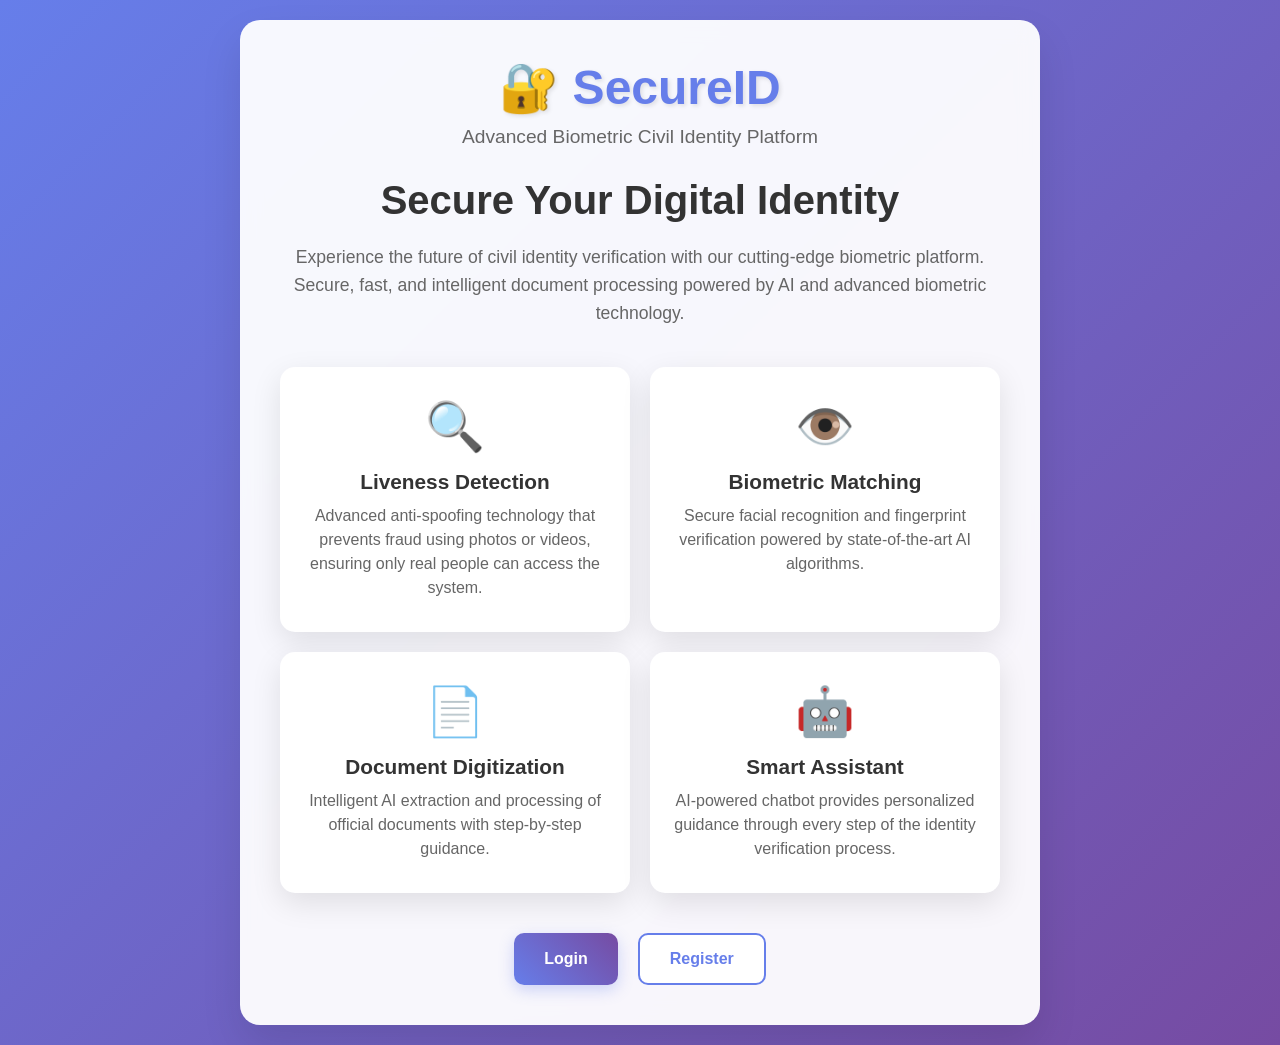
<file: templates/index.html>
<!DOCTYPE html>
<html lang="en">
<head>
    <meta charset="UTF-8">
    <meta name="viewport" content="width=device-width, initial-scale=1.0">
    <title>SecureID - Biometric Authentication</title>
    <style>
        * {
            margin: 0;
            padding: 0;
            box-sizing: border-box;
        }

        body {
            font-family: 'Segoe UI', Tahoma, Geneva, Verdana, sans-serif;
            background: linear-gradient(135deg, #667eea 0%, #764ba2 100%);
            min-height: 100vh;
            display: flex;
            align-items: center;
            justify-content: center;
            padding: 20px;
        }

        .container {
            background: rgba(255, 255, 255, 0.95);
            border-radius: 20px;
            padding: 40px;
            box-shadow: 0 20px 40px rgba(0, 0, 0, 0.1);
            backdrop-filter: blur(10px);
            max-width: 800px;
            width: 100%;
            text-align: center;
        }

        .logo {
            font-size: 3em;
            font-weight: bold;
            color: #667eea;
            margin-bottom: 10px;
            text-shadow: 2px 2px 4px rgba(0,0,0,0.1);
        }

        .subtitle {
            color: #666;
            font-size: 1.2em;
            margin-bottom: 30px;
        }

        .auth-section {
            display: none;
        }

        .auth-section.active {
            display: block;
        }

        /* Landing Page Styles */
        .landing-hero {
            margin-bottom: 40px;
        }

        .landing-hero h1 {
            font-size: 2.5em;
            color: #333;
            margin-bottom: 20px;
            font-weight: 700;
        }

        .landing-hero p {
            font-size: 1.1em;
            color: #666;
            line-height: 1.6;
            margin-bottom: 30px;
        }

        .features-grid {
            display: grid;
            grid-template-columns: repeat(auto-fit, minmax(250px, 1fr));
            gap: 20px;
            margin: 40px 0;
        }

        .feature-card {
            background: white;
            padding: 30px 20px;
            border-radius: 15px;
            box-shadow: 0 10px 30px rgba(0, 0, 0, 0.1);
            border: 2px solid transparent;
            transition: all 0.3s ease;
        }

        .feature-card:hover {
            transform: translateY(-5px);
            border-color: #667eea;
        }

        .feature-icon {
            font-size: 3em;
            margin-bottom: 15px;
        }

        .feature-card h3 {
            color: #333;
            margin-bottom: 10px;
            font-size: 1.3em;
        }

        .feature-card p {
            color: #666;
            line-height: 1.5;
        }

        .cta-buttons {
            display: flex;
            gap: 20px;
            justify-content: center;
            margin-top: 40px;
            flex-wrap: wrap;
        }

        .btn {
            padding: 15px 30px;
            border: none;
            border-radius: 10px;
            font-size: 16px;
            font-weight: 600;
            cursor: pointer;
            transition: all 0.3s;
            text-decoration: none;
            display: inline-block;
        }

        .btn-primary {
            background: linear-gradient(45deg, #667eea, #764ba2);
            color: white;
            box-shadow: 0 5px 15px rgba(102, 126, 234, 0.3);
        }

        .btn-primary:hover {
            transform: translateY(-2px);
            box-shadow: 0 10px 25px rgba(102, 126, 234, 0.4);
        }

        .btn-secondary {
            background: white;
            color: #667eea;
            border: 2px solid #667eea;
        }

        .btn-secondary:hover {
            background: #667eea;
            color: white;
        }

        /* Form Styles */
        .form-group {
            margin-bottom: 20px;
            text-align: left;
        }

        .form-group label {
            display: block;
            margin-bottom: 5px;
            font-weight: 500;
            color: #333;
        }

        .form-group input {
            width: 100%;
            padding: 12px;
            border: 2px solid #e0e0e0;
            border-radius: 8px;
            font-size: 16px;
            transition: border-color 0.3s;
        }

        .form-group input:focus {
            outline: none;
            border-color: #667eea;
        }

        .form-btn {
            width: 100%;
            padding: 12px;
            border: none;
            border-radius: 8px;
            font-size: 16px;
            font-weight: 500;
            cursor: pointer;
            transition: all 0.3s;
            margin-bottom: 10px;
        }

        .switch-auth {
            margin-top: 20px;
            color: #666;
        }

        .switch-auth a {
            color: #667eea;
            text-decoration: none;
            font-weight: 500;
        }

        .switch-auth a:hover {
            text-decoration: underline;
        }

        /* Dashboard Styles */
        .dashboard {
            text-align: left;
        }

        .dashboard-header {
            display: flex;
            justify-content: space-between;
            align-items: center;
            margin-bottom: 30px;
            flex-wrap: wrap;
        }

        .dashboard-header h2 {
            color: #333;
            margin-bottom: 10px;
        }

        .user-info {
            background: linear-gradient(135deg, #f8f9fa, #e9ecef);
            padding: 20px;
            border-radius: 15px;
            margin-bottom: 30px;
            border-left: 5px solid #667eea;
        }

        .user-info h3 {
            color: #667eea;
            margin-bottom: 15px;
        }

        .user-info p {
            margin-bottom: 5px;
            color: #555;
        }

        .services-section {
            margin-top: 30px;
        }

        .services-section h3 {
            color: #333;
            margin-bottom: 20px;
            font-size: 1.5em;
        }

        .services-grid {
            display: grid;
            grid-template-columns: repeat(auto-fit, minmax(250px, 1fr));
            gap: 20px;
            margin-top: 20px;
        }

        .service-card {
            background: white;
            padding: 25px;
            border-radius: 15px;
            border: 2px solid #e0e0e0;
            transition: all 0.3s;
            cursor: pointer;
            text-align: center;
            box-shadow: 0 5px 15px rgba(0, 0, 0, 0.1);
        }

        .service-card:hover {
            border-color: #667eea;
            transform: translateY(-3px);
            box-shadow: 0 10px 25px rgba(0, 0, 0, 0.15);
        }

        .service-icon {
            font-size: 3em;
            margin-bottom: 15px;
        }

        .service-card h4 {
            color: #333;
            margin-bottom: 10px;
            font-size: 1.2em;
        }

        .service-card p {
            color: #666;
            line-height: 1.4;
        }

        /* Video Styles */
        .video-container {
            position: relative;
            margin: 20px 0;
            border-radius: 12px;
            overflow: hidden;
            box-shadow: 0 10px 30px rgba(0, 0, 0, 0.2);
        }

        #video, #liveness-video {
            width: 100%;
            height: 540px;
            object-fit: cover;
        }

        .video-overlay {
            position: absolute;
            top: 0;
            left: 0;
            right: 0;
            bottom: 0;
            background: rgba(0, 0, 0, 0.7);
            display: flex;
            align-items: center;
            justify-content: center;
            color: white;
            font-size: 18px;
            text-align: center;
            padding: 20px;
        }

        .challenge-text {
            font-size: 24px;
            font-weight: bold;
            color: #667eea;
            margin: 20px 0;
            padding: 15px;
            background: rgba(102, 126, 234, 0.1);
            border-radius: 8px;
            border-left: 4px solid #667eea;
        }

        .status-message {
            padding: 15px;
            border-radius: 8px;
            margin: 15px 0;
            font-weight: 500;
        }

        .status-success {
            background: #d4edda;
            color: #155724;
            border: 1px solid #c3e6cb;
        }

        .status-error {
            background: #f8d7da;
            color: #721c24;
            border: 1px solid #f5c6cb;
        }

        .status-warning {
            background: #fff3cd;
            color: #856404;
            border: 1px solid #ffeaa7;
        }

        .hidden {
            display: none;
        }

        .loader {
            border: 4px solid #f3f3f3;
            border-top: 4px solid #667eea;
            border-radius: 50%;
            width: 40px;
            height: 40px;
            animation: spin 1s linear infinite;
            margin: 20px auto;
        }

        @keyframes spin {
            0% { transform: rotate(0deg); }
            100% { transform: rotate(360deg); }
        }

        .progress-bar {
            width: 100%;
            height: 8px;
            background: #e0e0e0;
            border-radius: 4px;
            overflow: hidden;
            margin: 15px 0;
        }

        .progress-fill {
            height: 100%;
            background: linear-gradient(90deg, #667eea, #764ba2);
            transition: width 0.3s ease;
        }

        .face-capture {
            border: 3px dashed #667eea;
            border-radius: 12px;
            padding: 20px;
            margin: 20px 0;
            background: rgba(102, 126, 234, 0.05);
        }

        .back-btn {
            background: #6c757d;
            color: white;
            border: none;
            padding: 10px 20px;
            border-radius: 8px;
            cursor: pointer;
            font-size: 14px;
            margin-bottom: 20px;
            transition: all 0.3s;
        }

        .back-btn:hover {
            background: #5a6268;
        }

        @media (max-width: 768px) {
            .container {
                padding: 20px;
            }
            
            .cta-buttons {
                flex-direction: column;
                align-items: center;
            }
            
            .btn {
                width: 100%;
                max-width: 300px;
            }
            
            .dashboard-header {
                flex-direction: column;
                align-items: flex-start;
            }
        }
        /* Document Upload Styles */
.upload-zone {
    border: 3px dashed #667eea;
    border-radius: 15px;
    padding: 40px 20px;
    text-align: center;
    background: rgba(102, 126, 234, 0.05);
    transition: all 0.3s ease;
    cursor: pointer;
    margin: 20px 0;
}

.upload-zone:hover {
    border-color: #764ba2;
    background: rgba(102, 126, 234, 0.1);
}

.upload-zone.dragover {
    border-color: #28a745;
    background: rgba(40, 167, 69, 0.1);
}

.upload-icon {
    font-size: 4em;
    color: #667eea;
    margin-bottom: 15px;
}

.camera-preview {
    position: relative;
    margin: 20px 0;
    border-radius: 12px;
    overflow: hidden;
}

.document-preview {
    max-width: 100%;
    max-height: 400px;
    border-radius: 12px;
    box-shadow: 0 10px 30px rgba(0, 0, 0, 0.2);
}

.ocr-results {
    background: #f8f9fa;
    border: 2px solid #e9ecef;
    border-radius: 10px;
    padding: 20px;
    margin: 20px 0;
    text-align: left;
}

.extracted-field {
    display: flex;
    justify-content: space-between;
    padding: 8px 0;
    border-bottom: 1px solid #dee2e6;
}

.extracted-field:last-child {
    border-bottom: none;
}

.field-label {
    font-weight: 600;
    color: #495057;
}

.field-value {
    color: #28a745;
    font-family: monospace;
}
.error-display {
    position: fixed;
    top: 0;
    left: 0;
    width: 100%;
    height: 100%;
    background: rgba(0, 0, 0, 0.8);
    display: flex;
    justify-content: center;
    align-items: center;
    z-index: 1000;
}

.error-content {
    background: white;
    padding: 30px;
    border-radius: 10px;
    max-width: 400px;
    text-align: center;
}

.error-actions {
    margin-top: 20px;
}

.error-actions button {
    margin: 0 10px;
}

.hidden {
    display: none !important;
}
    </style>
</head>
<body>
    <div class="container">
        <!-- Landing Page -->
        <div id="landing-section" class="auth-section active">
            <div class="logo">🔐 SecureID</div>
            <div class="subtitle">Advanced Biometric Civil Identity Platform</div>
            
            <div class="landing-hero">
                <h1>Secure Your Digital Identity</h1>
                <p>Experience the future of civil identity verification with our cutting-edge biometric platform. 
                   Secure, fast, and intelligent document processing powered by AI and advanced biometric technology.</p>
            </div>

            <div class="features-grid">
                <div class="feature-card">
                    <div class="feature-icon">🔍</div>
                    <h3>Liveness Detection</h3>
                    <p>Advanced anti-spoofing technology that prevents fraud using photos or videos, ensuring only real people can access the system.</p>
                </div>
                <div class="feature-card">
                    <div class="feature-icon">👁️</div>
                    <h3>Biometric Matching</h3>
                    <p>Secure facial recognition and fingerprint verification powered by state-of-the-art AI algorithms.</p>
                </div>
                <div class="feature-card">
                    <div class="feature-icon">📄</div>
                    <h3>Document Digitization</h3>
                    <p>Intelligent AI extraction and processing of official documents with step-by-step guidance.</p>
                </div>
                <div class="feature-card">
                    <div class="feature-icon">🤖</div>
                    <h3>Smart Assistant</h3>
                    <p>AI-powered chatbot provides personalized guidance through every step of the identity verification process.</p>
                </div>
            </div>

            <div class="cta-buttons">
                <button class="btn btn-primary" onclick="showSection('login-section')">Login</button>
                <button class="btn btn-secondary" onclick="showSection('register-section')">Register</button>
            </div>
        </div>

        <!-- Login Section -->
        <div id="login-section" class="auth-section">
            <button class="back-btn" onclick="showSection('landing-section')">← Back to Home</button>
            <h2>Login to SecureID</h2>
            <form id="login-form">
                <div class="form-group">
                    <label for="login-username">Username</label>
                    <input type="text" id="login-username" required>
                </div>
                <div class="form-group">
                    <label for="login-password">Password</label>
                    <input type="password" id="login-password" required>
                </div>
                <button type="submit" class="btn btn-primary form-btn">Login</button>
            </form>
            <div class="switch-auth">
                Don't have an account? <a href="#" onclick="showSection('register-section')">Register here</a>
            </div>
        </div>

        <!-- Register Section -->
        <div id="register-section" class="auth-section">
            <button class="back-btn" onclick="showSection('landing-section')">← Back to Home</button>
            <h2>Create Your SecureID Account</h2>
            <form id="register-form">
                <div class="form-group">
                    <label for="reg-username">Username</label>
                    <input type="text" id="reg-username" required>
                </div>
                <div class="form-group">
                    <label for="reg-email">Email</label>
                    <input type="email" id="reg-email" required>
                </div>
                <div class="form-group">
                    <label for="reg-password">Password</label>
                    <input type="password" id="reg-password" required>
                </div>
                <div class="form-group">
                    <label for="reg-confirm-password">Confirm Password</label>
                    <input type="password" id="reg-confirm-password" required>
                </div>
                <button type="submit" class="btn btn-primary form-btn">Register</button>
            </form>
            <div class="switch-auth">
                Already have an account? <a href="#" onclick="showSection('login-section')">Login here</a>
            </div>
        </div>

        <!-- Face Capture Section -->
        <div id="face-capture-section" class="auth-section">
            <h2>Biometric Registration</h2>
            <p>Please capture your face for secure biometric authentication</p>
            <div class="face-capture">
                <video id="video" autoplay muted></video>
                <div id="video-overlay" class="video-overlay">
                    <div>
                        <div class="loader"></div>
                        <p>Starting camera...</p>
                    </div>
                </div>
            </div>
            <button id="capture-btn" class="btn btn-primary" style="display: none;">Capture Face</button>
            <button id="retake-btn" class="btn btn-secondary hidden">Retake</button>
            <button id="save-face-btn" class="btn btn-primary hidden">Save & Complete Registration</button>
            <!-- Add this error display div to your face-capture-section -->
<div id="face-error-display" class="error-display hidden">
    <div class="error-content">
        <h3>⚠️ Registration Issue</h3>
        <p id="face-error-message"></p>
        <div class="error-actions">
            <button onclick="hideFaceError()" class="btn btn-secondary">Try Again</button>
            <button onclick="showSection('login-section')" class="btn btn-primary">Go to Login</button>
        </div>
    </div>
</div>
        </div>

        <!-- Liveness Detection Section -->
        <div id="liveness-section" class="auth-section">
            <h2>Biometric Verification</h2>
            <p>Please complete the liveness challenge to verify your identity</p>
            <div class="challenge-text" id="challenge-text">
                Looking for face...
            </div>
            <div class="video-container">
                <video id="liveness-video" autoplay muted></video>
                <div id="liveness-overlay" class="video-overlay">
                    <div>
                        <div class="loader"></div>
                        <p>Initializing liveness detection...</p>
                    </div>
                </div>
            </div>
            <div class="progress-bar">
                <div id="progress-fill" class="progress-fill" style="width: 0%"></div>
            </div>
            <div id="status-message" class="status-message hidden"></div>
            <!-- Add this button to your liveness section HTML -->
<button id="voiceToggle" onclick="toggleVoice()" class="btn btn-secondary" style="margin: 10px;">
    🔊 Voice On
</button>
        </div>
        
        <!-- Dashboard Section -->
        <div id="dashboard-section" class="auth-section dashboard">
            <div class="dashboard-header">
                <div>
                    <h2>SecureID Dashboard</h2>
                    <p>Welcome back! Access your civil identity services below.</p>
                </div>
                <button class="btn btn-secondary" onclick="logout()">Logout</button>
            </div>

            <div class="user-info">
                <h3>👤 Account Information</h3>
                <p><strong>Username:</strong> <span id="dashboard-username">-</span></p>
                <p><strong>Email:</strong> <span id="dashboard-email">-</span></p>
                <p><strong>Last Login:</strong> <span id="dashboard-last-login">-</span></p>
                <p><strong>Account Status:</strong> <span style="color: #28a745; font-weight: bold;">✅ Verified</span></p>
            </div>
            
            <div class="services-section">
                <h3>📋 Civil Identity Services</h3>
                <p>Select a service to request or extract your documents</p>
                
                <div class="services-grid">
                    <div class="service-card" onclick="requestDocument('birth-certificate')">
                        <div class="service-icon">📜</div>
                        <h4>Birth Certificate</h4>
                        <p>Request or extract your official birth certificate with AI-powered document processing</p>
                    </div>
                    <div class="service-card" onclick="requestDocument('marriage-certificate')">
                        <div class="service-icon">💍</div>
                        <h4>Marriage Certificate</h4>
                        <p>Process marriage certificates with secure biometric verification</p>
                    </div>
                    <div class="service-card" onclick="requestDocument('identity-card')">
                        <div class="service-icon">🆔</div>
                        <h4>Identity Card</h4>
                        <p>Request new identity cards or update existing information</p>
                    </div>
                    <div class="service-card" onclick="requestDocument('passport')">
                        <div class="service-icon">📕</div>
                        <h4>Passport Services</h4>
                        <p>Apply for new passport or renewal with biometric authentication</p>
                    </div>
                    <div class="service-card" onclick="requestDocument('extract-documents')">
                        <div class="service-icon">🔍</div>
                        <h4>Document Extraction</h4>
                        <p>AI-powered extraction and digitization of existing documents</p>
                    </div>
                    <div class="service-card" onclick="requestDocument('verification-history')">
                        <div class="service-icon">📊</div>
                        <h4>Verification History</h4>
                        <p>View your biometric verification history and security logs</p>
                    </div>
                    <!-- Add this to your services-grid in the dashboard -->
<div class="service-card" onclick="openDocumentGenerator()">
    <div class="service-icon">📝</div>
    <h4>Generate Documents</h4>
    <p>AI-powered document generation for certificates and ID cards</p>
</div>
                </div>
            </div>
            

        </div>
        <!-- Add this after your existing sections -->
<div id="document-generator-section" class="auth-section">
    <button class="back-btn" onclick="showSection('dashboard-section')">← Back to Dashboard</button>
    <iframe id="document-generator-frame" src="document-generator.html" style="width: 100%; height: 800px; border: none; border-radius: 12px;"></iframe>
</div>
        <!-- Document Processing Section -->
<div id="document-section" class="auth-section">
    <button class="back-btn" onclick="showSection('dashboard-section')">← Back to Dashboard</button>
    <h2>📄 Document Processing</h2>
    <p>Upload or capture your documents for AI-powered extraction and processing</p>
    
    <div class="upload-methods">
        <div class="upload-zone" id="upload-zone">
            <div class="upload-icon">📁</div>
            <h3>Drop your document here</h3>
            <p>or click to browse files</p>
            <input type="file" id="file-input" accept="image/*,.pdf" style="display: none;">
        </div>
        
        <div style="text-align: center; margin: 20px 0;">
            <strong>OR</strong>
        </div>
        
        <button class="btn btn-secondary" id="camera-capture-btn">📷 Take Photo with Camera</button>
    </div>
    
    <!-- Camera Capture -->
    <div id="camera-section" class="hidden">
        <div class="camera-preview">
            <video id="document-video" autoplay muted style="width: 100%; height: 400px; object-fit: cover;"></video>
            <div id="document-overlay" class="video-overlay hidden">
                <div>
                    <div class="loader"></div>
                    <p>Starting camera...</p>
                </div>
            </div>
        </div>
        <div style="text-align: center; margin: 20px 0;">
            <button id="capture-document-btn" class="btn btn-primary hidden">📸 Capture Document</button>
            <button id="cancel-camera-btn" class="btn btn-secondary">❌ Cancel</button>
        </div>
    </div>
    
    <!-- Document Preview -->
    <div id="preview-section" class="hidden">
        <h3>Document Preview</h3>
        <div id="document-preview-container"></div>
        <div style="text-align: center; margin: 20px 0;">
            <button id="process-document-btn" class="btn btn-primary">🔍 Extract Information</button>
            <button id="retake-document-btn" class="btn btn-secondary">🔄 Retake</button>
        </div>
    </div>
    
    <!-- OCR Results -->
    <div id="ocr-section" class="hidden">
        <h3>Extracted Information</h3>
        <div id="ocr-results" class="ocr-results">
            <div class="loader" id="processing-loader"></div>
            <p id="processing-text">Processing document with AI...</p>
        </div>
        <div style="text-align: center; margin: 20px 0;">
            <button id="save-extracted-btn" class="btn btn-primary hidden">💾 Save Information</button>
            <button id="process-another-btn" class="btn btn-secondary hidden">📄 Process Another Document</button>
        </div>
    </div>
</div>
    </div>

    <script>
        // Global variables
        let currentUser = null;
        let currentStep = 'landing';
        let video = null;
        let stream = null;
        let capturedFace = null;
        let livenessChallenge = null;
        let challengeStartTime = null;
        let livenessVideo = null;
        let livenessStream = null;
        let documentStream = null;
        let capturedDocument = null;
        let currentDocumentType = null;
        // Add these to your existing global variables
        let voiceEnabled = true;
        let lastSpokenChallenge = null;
        let returnCenterSpoken = false;
        let successSpoken = false;
        let failedSpoken = false;
        // Navigation functions
        function showSection(sectionId) {
            document.querySelectorAll('.auth-section').forEach(section => {
                section.classList.remove('active');
            });
            document.getElementById(sectionId).classList.add('active');
            currentStep = sectionId.replace('-section', '');
        }
function toggleVoice() {
    voiceEnabled = !voiceEnabled;
    if (!voiceEnabled) {
        speechSynthesis.cancel(); // Stop any ongoing speech
    }
    
    // Update UI button text
    const voiceButton = document.getElementById('voiceToggle');
    if (voiceButton) {
        voiceButton.textContent = voiceEnabled ? '🔊 Voice On' : '🔇 Voice Off';
    }
}
function showFaceError(message) {
    document.getElementById('face-error-message').textContent = message;
    document.getElementById('face-error-display').classList.remove('hidden');
}

function hideFaceError() {
    document.getElementById('face-error-display').classList.add('hidden');
}
// Add this after your global variables
function speakInstruction(text) {
    if (!voiceEnabled) return;
    
    if ('speechSynthesis' in window) {
        speechSynthesis.cancel();
        const utterance = new SpeechSynthesisUtterance(text);
        utterance.rate = 0.8;
        utterance.pitch = 1.0;
        utterance.volume = 0.9;
        
        const voices = speechSynthesis.getVoices();
        const femaleVoice = voices.find(voice => 
            voice.name.toLowerCase().includes('female') || 
            voice.name.toLowerCase().includes('zira') ||
            voice.name.toLowerCase().includes('samantha')
        );
        if (femaleVoice) {
            utterance.voice = femaleVoice;
        }
        
        speechSynthesis.speak(utterance);
        console.log(`🔊 Speaking: "${text}"`);
    }
}
// Add these functions to your existing script
function openDocumentGenerator() {
    showSection('document-generator-section');
    
    // Pass user's face photo to the generator
    setTimeout(() => {
        const iframe = document.getElementById('document-generator-frame');
        if (iframe.contentWindow && iframe.contentWindow.documentGenerator) {
            // Get user's face from registration or from backend
            getUserFacePhoto().then(faceData => {
                if (faceData) {
                    iframe.contentWindow.documentGenerator.setUserPhoto(faceData);
                }
            });
        }
    }, 1000);
}


// Updated frontend function to work with the backend endpoint
async function getUserFacePhoto() {
    try {
        console.log('🔍 Fetching user face photo...');
        
        // Make sure we have auth headers function
        const authHeaders = getAuthHeaders();
        if (!authHeaders.Authorization) {
            console.error('❌ No authentication token found');
            return null;
        }
        
        const response = await fetch('/api/user/face-photo', {
            method: 'GET',
            headers: authHeaders
        });
        
        if (response.ok) {
            const data = await response.json();
            
            if (data.face_photo) {
                console.log('✅ Face photo retrieved successfully');
                return data.face_photo; // Returns base64 data URL
            } else {
                console.log('ℹ️ No face photo registered for user');
                return null;
            }
        } else {
            const errorData = await response.json();
            console.error('❌ Failed to get face photo:', errorData.error || response.statusText);
            
            // Handle specific error cases
            if (response.status === 401) {
                console.error('Authentication failed - user may need to log in again');
                // Optionally redirect to login or refresh token
            } else if (response.status === 404) {
                console.log('User or face photo not found');
            }
            
            return null;
        }
        
    } catch (error) {
        console.error('❌ Network error getting user face photo:', error);
        return null;
    }
}

// Helper function to ensure auth headers are properly formatted
function getAuthHeaders() {
    const token = localStorage.getItem('token') || sessionStorage.getItem('token');
    
    if (!token) {
        console.warn('⚠️ No authentication token found');
        return {};
    }
    
    return {
        'Content-Type': 'application/json',
        'Authorization': `Bearer ${token}`
    };
}

        // FIXED Registration process - removed localStorage usage
document.getElementById('register-form').addEventListener('submit', function(e) {
    e.preventDefault();
    
    const username = document.getElementById('reg-username').value;
    const email = document.getElementById('reg-email').value;
    const password = document.getElementById('reg-password').value;
    const confirmPassword = document.getElementById('reg-confirm-password').value;

    if (password !== confirmPassword) {
        alert('Passwords do not match!');
        return;
    }

    // Store ONLY for current session - NOT in localStorage
    currentUser = {
        username: username,
        email: email,
        password: password,
        face: null,
        registrationDate: new Date().toISOString()
    };

    // Move to face capture
    showSection('face-capture-section');
    startFaceCapture();
});

        // Face capture functions
        function startFaceCapture() {
            if (!navigator.mediaDevices || !navigator.mediaDevices.getUserMedia) {
        document.getElementById('video-overlay').innerHTML = '<p>Camera access not supported in this browser.</p>';
        return;
    }

            video = document.getElementById('video');
            
            navigator.mediaDevices.getUserMedia({ 
    video: { 
        width: { ideal: 1280 },
        height: { ideal: 720 },
        facingMode: 'user'
    } 
})
                .then(function(mediaStream) {
                    stream = mediaStream;
                    video.srcObject = stream;
                    document.getElementById('video-overlay').style.display = 'none';
                    document.getElementById('capture-btn').style.display = 'block';
                })
                .catch(function(error) {
    console.error('Error accessing camera:', error);
    let errorMessage = 'Error accessing camera. ';
    
    if (error.name === 'NotAllowedError') {
        errorMessage += 'Please allow camera access and refresh the page.';
    } else if (error.name === 'NotFoundError') {
        errorMessage += 'No camera found on this device.';
    } else if (error.name === 'NotReadableError') {
        errorMessage += 'Camera is being used by another application.';
    } else {
        errorMessage += 'Please ensure camera permissions are granted and try again.';
    }
    
    document.getElementById('video-overlay').innerHTML = `<p>${errorMessage}</p><button onclick="startFaceCapture()" class="btn btn-primary" style="margin-top: 10px;">Try Again</button>`;
});
        }

        document.getElementById('capture-btn').addEventListener('click', function() {
            const canvas = document.createElement('canvas');
            canvas.width = video.videoWidth;
            canvas.height = video.videoHeight;
            const ctx = canvas.getContext('2d');
            ctx.drawImage(video, 0, 0);
            
            capturedFace = canvas.toDataURL('image/jpeg');
            
            // Show captured image
            video.style.display = 'none';
            const img = document.createElement('img');
            img.src = capturedFace;
            img.style.width = '100%';
            img.style.height = '300px';
            img.style.objectFit = 'cover';
            video.parentNode.appendChild(img);
            
            // Show controls
            document.getElementById('capture-btn').style.display = 'none';
            document.getElementById('retake-btn').classList.remove('hidden');
            document.getElementById('save-face-btn').classList.remove('hidden');
        });

        document.getElementById('save-face-btn').addEventListener('click', async function() {
    if (!capturedFace) {
        alert('Please capture your face first!');
        return;
    }

    if (!currentUser || !currentUser.username || !currentUser.email || !currentUser.password) {
        alert('Registration data missing. Please start over.');
        showSection('register-section');
        return;
    }

    // Show loading state
    const saveBtn = this;
    const originalText = saveBtn.textContent;
    saveBtn.textContent = 'Processing...';
    saveBtn.disabled = true;

    try {
        const response = await fetch('/api/register', {
            method: 'POST',
            headers: {
                'Content-Type': 'application/json',
            },
            body: JSON.stringify({
                username: currentUser.username,
                email: currentUser.email,
                password: currentUser.password,
                face_encoding: capturedFace
            })
        });

        const result = await response.json();

        if (response.ok) {
            // Stop camera stream
            if (stream) {
                stream.getTracks().forEach(track => track.stop());
                stream = null;
            }
            
            // Clear current user data (it's now saved in database)
            currentUser = null;
            capturedFace = null;
            
            alert('✅ Registration completed successfully! Your account has been created. You can now login.');
            showSection('login-section');
        } else {
            // Handle different error types
            if (result.error_type === 'duplicate_face') {
    showFaceError('This face is already associated with another account. Each person can only register once. If this is your face and you forgot your username, please contact support.');
} else {
    showFaceError('Registration failed: ' + (result.error || 'Unknown error'));
}
        }
    } catch (error) {
        console.error('Registration error:', error);
        alert('❌ Registration failed. Please check your connection and try again.');
    } finally {
        // Reset button state
        saveBtn.textContent = originalText;
        saveBtn.disabled = false;
    }
});


        // Login process
        document.getElementById('login-form').addEventListener('submit', async function(e) {
    e.preventDefault();
    
    const username = document.getElementById('login-username').value;
    const password = document.getElementById('login-password').value;

    // Add loading state
    const submitBtn = this.querySelector('button[type="submit"]');
    const originalText = submitBtn.textContent;
    submitBtn.textContent = 'Logging in...';
    submitBtn.disabled = true;

    try {
        const response = await fetch('/api/login', {
            method: 'POST',
            headers: {
                'Content-Type': 'application/json',
            },
            body: JSON.stringify({
                username: username,
                password: password
            })
        });

        const result = await response.json();

        if (response.ok) {
            // Set current user (from database, not localStorage)
            currentUser = { 
                username: username,
                hasFace: result.has_face
            };
            
            // Store only the auth token for API calls
            if (result.token) {
        localStorage.setItem('authToken', result.token);
        console.log('Token stored:', result.token);  // Debug log
    }
            
            showSection('liveness-section');
            startLivenessDetection();
        } else {
            if (response.status === 400) {
                alert('❌ Please enter both username and password');
            } else if (response.status === 401) {
                alert('❌ Invalid username or password');
            } else {
                alert('❌ ' + (result.error || 'Login failed'));
            }
        }
    } catch (error) {
        console.error('Login error:', error);
        alert('❌ Network error. Please check your connection and try again.');
    } finally {
        // Reset button state
        submitBtn.textContent = originalText;
        submitBtn.disabled = false;
    }
});


        // Liveness detection functions
function startLivenessDetection() {
    livenessVideo = document.getElementById('liveness-video');
    // Remove this line - let the backend handle challenge selection
    // livenessChallenge = challenges[Math.floor(Math.random() * challenges.length)];
    challengeStartTime = Date.now();
    
    // Remove this line - we'll update challenge text from backend response
    // updateChallengeText();
    // ADD THIS: Reset voice flags and announce start
    lastSpokenChallenge = null;
    returnCenterSpoken = false;
    successSpoken = false;
    failedSpoken = false;
    
    // Announce the start
    speakInstruction('Starting face verification. Please look at the camera');
    navigator.mediaDevices.getUserMedia({ 
        video: { 
            width: { ideal: 1280 },
            height: { ideal: 720 },
            facingMode: 'user'
        } 
    })
    .then(function(mediaStream) {
        livenessStream = mediaStream;
        livenessVideo.srcObject = mediaStream;
        document.getElementById('liveness-overlay').style.display = 'none';
        
        // Wait for video to be ready before starting liveness
        livenessVideo.addEventListener('loadedmetadata', function() {
            fetch('/api/start-liveness', {
                method: 'POST',
                headers: {
                    'Content-Type': 'application/json',
                    'Authorization': `Bearer ${localStorage.getItem('authToken')}`
                }
            })
            .then(response => {
                console.log('Start liveness response:', response.status);
                if (!response.ok) {
                    throw new Error(`HTTP error! status: ${response.status}`);
                }
                return response.json();
            })
            .then(data => {
                console.log('Liveness started:', data);
                performRealLivenessChallenge();
            })
            .catch(error => {
                console.error('Failed to start liveness:', error);
                const statusMessage = document.getElementById('status-message');
                statusMessage.textContent = '❌ Failed to start liveness detection. Please try again.';
                statusMessage.className = 'status-message status-error';
            });
        });
    })
    .catch(function(error) {
        console.error('Error accessing camera:', error);
        let errorMessage = 'Error accessing camera. ';
        
        if (error.name === 'NotAllowedError') {
            errorMessage += 'Please allow camera access and refresh the page.';
        } else if (error.name === 'NotFoundError') {
            errorMessage += 'No camera found on this device.';
        } else if (error.name === 'NotReadableError') {
            errorMessage += 'Camera is being used by another application.';
        } else {
            errorMessage += 'Please ensure camera permissions are granted and try again.';
        }
        
        document.getElementById('liveness-overlay').innerHTML = `<p>${errorMessage}</p><button onclick="startLivenessDetection()" class="btn btn-primary" style="margin-top: 10px;">Try Again</button>`;
    });
}

        function updateChallengeText() {
            const challengeText = document.getElementById('challenge-text');
            const challengeMap = {
                'blink': '👁️ Please blink your eyes',
                'look_left': '👈 Look to your left',
                'look_right': '👉 Look to your right',
                'smile': '😊 Please smile'
            };
            challengeText.textContent = challengeMap[livenessChallenge];
        }

        function performRealLivenessChallenge() {
    const canvas = document.createElement('canvas');
    const ctx = canvas.getContext('2d');
    let isProcessing = false; // Add flag to prevent multiple simultaneous requests
    
    const sendFrame = () => {
        // Prevent multiple simultaneous requests
        if (isProcessing) {
            setTimeout(sendFrame, 100);
            return;
        }
        
        // Check if video is ready
        if (livenessVideo.videoWidth === 0 || livenessVideo.videoHeight === 0) {
            setTimeout(sendFrame, 100);
            return;
        }
        
        isProcessing = true;
        canvas.width = livenessVideo.videoWidth;
        canvas.height = livenessVideo.videoHeight;
        ctx.drawImage(livenessVideo, 0, 0);
        
        const frameData = canvas.toDataURL('image/jpeg');
        
        fetch('/api/check-liveness', {
            method: 'POST',
            headers: {
                'Content-Type': 'application/json',
                'Authorization': `Bearer ${localStorage.getItem('authToken')}`
            },
            body: JSON.stringify({ frame: frameData })
        })
        .then(response => {
            console.log('Response status:', response.status);
            if (!response.ok) {
                throw new Error(`HTTP error! status: ${response.status}`);
            }
            return response.json();
        })
        .then(data => {
    console.log('Liveness response:', data);
    console.log('AI Status:', data.ai_status);
    
    const statusMessage = document.getElementById('status-message');
    const progressFill = document.getElementById('progress-fill');
    const challengeText = document.getElementById('challenge-text');
    
    if (data.session_data) {
        // Update status message
        statusMessage.textContent = data.session_data.message;
        statusMessage.className = 'status-message'; // Reset class
        
        // Handle different statuses
        if (data.session_data.status === 'calibrating') {
            // During calibration, show progress
            progressFill.style.width = (data.session_data.calibration_progress * 100) + '%';
            challengeText.textContent = 'Calibrating... Look straight ahead';
            
        } else if (data.session_data.status === 'challenging') {
            // Challenge phase - show full progress bar and challenge instruction
            progressFill.style.width = '100%';
            const challengeMap = {
                'blink': '👁️ Please blink your eyes',
                'look_left': '👈 Look to your left', 
                'look_right': '👉 Look to your right',
                'smile': '😊 Please smile'
            };
            challengeText.textContent = challengeMap[data.session_data.challenge] || `Please ${data.session_data.challenge.replace('_', ' ')}`;
            
            // ADD THIS: Voice announcement for challenges
            let voiceInstruction = '';
            switch (data.session_data.challenge) {
                case 'blink':
                    voiceInstruction = 'Please blink your eyes now';
                    break;
                case 'look_left':
                    voiceInstruction = 'Please look to your left';
                    break;
                case 'look_right':
                    voiceInstruction = 'Please look to your right';
                    break;
                case 'smile':
                    voiceInstruction = 'Please smile';
                    break;
            }
            
            // Only speak if this is a new challenge (prevent repeated announcements)
            if (voiceInstruction && lastSpokenChallenge !== voiceInstruction) {
                speakInstruction(voiceInstruction);
                lastSpokenChallenge = voiceInstruction;
            }
            
        } else if (data.session_data.status === 'return_center') {
            // ADD THIS: Voice feedback for return to center
            if (!returnCenterSpoken) {
                speakInstruction('Great! Now look straight ahead for face verification');
                returnCenterSpoken = true;
            }
            
        } else if (data.session_data.status === 'success') {
            // Success cases
            if (data.login_success) {
                statusMessage.textContent = '🎉 Face matched successfully! Welcome!';
                statusMessage.className = 'status-message status-success';
                challengeText.textContent = 'Verification Complete!';
                
                // ADD THIS: Voice announcement for success
                if (!successSpoken) {
                    speakInstruction('Verification successful! Welcome back');
                    successSpoken = true;
                }
                
                // Stop the liveness detection and proceed to dashboard
                if (livenessStream) {
                    livenessStream.getTracks().forEach(track => track.stop());
                }
                
                setTimeout(() => {
                    loginUser();
                }, 2000);
                return; // Don't continue the loop
                
            } else if (data.face_match === false) {
                statusMessage.textContent = `❌ Face verification failed (confidence: ${(data.confidence * 100).toFixed(1)}%)`;
                statusMessage.className = 'status-message status-error';
                challengeText.textContent = 'Verification Failed';
                
                // ADD THIS: Voice announcement for face match failure
                if (!failedSpoken) {
                    speakInstruction('Face verification failed. Please try again');
                    failedSpoken = true;
                }
                return; // Don't continue the loop
            }
            
        } else if (data.session_data.status === 'failed') {
            // Failed cases
            statusMessage.textContent = '❌ ' + data.session_data.message;
            statusMessage.className = 'status-message status-error';
            challengeText.textContent = 'Verification Failed';
            
            // ADD THIS: Voice announcement for general failure
            if (!failedSpoken) {
                speakInstruction('Verification failed. Please try again');
                failedSpoken = true;
            }
            
            // Show retry button after a delay
            setTimeout(() => {
                statusMessage.innerHTML = '❌ ' + data.session_data.message + 
                    '<br><button onclick="restartLiveness()" class="btn btn-primary" style="margin-top: 10px;">Try Again</button>';
            }, 2000);
            return; // Don't continue the loop
        }
        
        // Handle AI anti-spoofing detection
        if (data.ai_status === 'spoof_detected') {
            statusMessage.textContent = '❌ Spoofing detected. Please use live camera feed.';
            statusMessage.className = 'status-message status-error';
            challengeText.textContent = 'Spoofing Detected';
            
            // ADD THIS: Voice announcement for spoofing detection
            speakInstruction('Spoofing detected. Please use a live camera feed');
            return; // Don't continue the loop
        }
    }
    
    // Continue processing if we haven't returned yet
    isProcessing = false;
    setTimeout(sendFrame, 200); // Reduced frequency to 200ms for better performance
    
})
        .catch(error => {
            console.error('Liveness check error:', error);
            isProcessing = false;
            
            // Show error and retry option
            const statusMessage = document.getElementById('status-message');
            statusMessage.textContent = '❌ Connection error. Please check your internet connection.';
            statusMessage.className = 'status-message status-error';
            
            setTimeout(() => {
                statusMessage.innerHTML = '❌ Connection error. Please check your internet connection.' + 
                    '<br><button onclick="restartLiveness()" class="btn btn-primary" style="margin-top: 10px;">Try Again</button>';
            }, 2000);
        });
    };
    
    // Start the process
    sendFrame();
}
// Add restart function
function restartLiveness() {
    // Stop current stream
    if (livenessStream) {
        livenessStream.getTracks().forEach(track => track.stop());
    }
    
    // Reset UI
    document.getElementById('progress-fill').style.width = '0%';
    document.getElementById('status-message').textContent = '';
    document.getElementById('status-message').className = 'status-message hidden';
    document.getElementById('challenge-text').textContent = 'Looking for face...';
    
    // Restart detection
    startLivenessDetection();
}


        function loginUser() {
    showSection('dashboard-section');
    updateDashboard();
}

        async function updateDashboard() {
    try {
        const response = await fetch('/api/user/profile', {
            method: 'GET',
            headers: getAuthHeaders()
        });

        if (response.ok) {
            const userData = await response.json();
            document.getElementById('dashboard-username').textContent = userData.username;
            document.getElementById('dashboard-email').textContent = userData.email;
            document.getElementById('dashboard-last-login').textContent = 
                new Date(userData.last_login).toLocaleString();
        } else {
            // Fallback to current session data
            document.getElementById('dashboard-username').textContent = currentUser.username;
            document.getElementById('dashboard-email').textContent = 'Email not available';
            document.getElementById('dashboard-last-login').textContent = 'Just now';
        }
    } catch (error) {
        console.error('Error fetching user data:', error);
        // Fallback to current session data
        document.getElementById('dashboard-username').textContent = currentUser.username;
        document.getElementById('dashboard-email').textContent = 'Email not available';
        document.getElementById('dashboard-last-login').textContent = 'Just now';
    }
}

        // Update your requestDocument function
function requestDocument(docType) {
    currentDocumentType = docType;
    if (docType === 'extract-documents') {
        showSection('document-section');
        initializeDocumentProcessing();
    } else if (docType === 'generate-documents') {
        openDocumentGenerator();
    } else {
            const docNames = {
                'birth-certificate': 'Birth Certificate',
                'marriage-certificate': 'Marriage Certificate',
                'identity-card': 'Identity Card',
                'passport': 'Passport',
                'extract-documents': 'Document Extraction',
                'verification-history': 'Verification History'
            };
            
            const messages = {
                'birth-certificate': 'Birth Certificate request submitted! Our AI will process your request and you\'ll receive email confirmation shortly.',
                'marriage-certificate': 'Marriage Certificate request submitted! Document processing will begin immediately.',
                'identity-card': 'Identity Card request submitted! Your new ID will be processed within 3-5 business days.',
                'passport': 'Passport application submitted! Processing time is 2-3 weeks for standard service.',
                'extract-documents': 'Document extraction service initiated! Our AI will analyze and digitize your documents.',
                'verification-history': 'Verification history accessed! View your complete biometric authentication log.'
            };
            
            alert(`📋 ${docNames[docType]}\n\n${messages[docType]}`);
            
            // Simulate document processing
            setTimeout(() => {
                const notification = document.createElement('div');
                notification.className = 'status-message status-success';
                notification.textContent = `✅ ${docNames[docType]} processing has begun. Check your email for updates.`;
                notification.style.position = 'fixed';
                notification.style.top = '20px';
                notification.style.right = '20px';
                notification.style.zIndex = '1000';
                notification.style.maxWidth = '300px';
                notification.style.animation = 'slideIn 0.3s ease-out';
                
                document.body.appendChild(notification);
                
                setTimeout(() => {
                    notification.remove();
                }, 4000);
            }, 1000);
        }
    }
// Document processing functions
function initializeDocumentProcessing() {
    const uploadZone = document.getElementById('upload-zone');
    const fileInput = document.getElementById('file-input');
    const cameraBtn = document.getElementById('camera-capture-btn');
    
    // File upload handlers
    uploadZone.addEventListener('click', () => fileInput.click());
    uploadZone.addEventListener('dragover', handleDragOver);
    uploadZone.addEventListener('drop', handleFileDrop);
    fileInput.addEventListener('change', handleFileSelect);
    
    // Camera handlers
    cameraBtn.addEventListener('click', startDocumentCamera);
    document.getElementById('cancel-camera-btn').addEventListener('click', cancelCamera);
    document.getElementById('capture-document-btn').addEventListener('click', captureDocument);
    document.getElementById('retake-document-btn').addEventListener('click', retakeDocument);
    document.getElementById('process-document-btn').addEventListener('click', processDocument);
    document.getElementById('process-another-btn').addEventListener('click', processAnother);
}

function handleDragOver(e) {
    e.preventDefault();
    e.currentTarget.classList.add('dragover');
}

function handleFileDrop(e) {
    e.preventDefault();
    e.currentTarget.classList.remove('dragover');
    const files = e.dataTransfer.files;
    if (files.length > 0) {
        handleFile(files[0]);
    }
}

function handleFileSelect(e) {
    if (e.target.files.length > 0) {
        handleFile(e.target.files[0]);
    }
}

function handleFile(file) {
    if (!file.type.startsWith('image/') && file.type !== 'application/pdf') {
        alert('Please select an image or PDF file');
        return;
    }
    
    const reader = new FileReader();
    reader.onload = function(e) {
        showDocumentPreview(e.target.result, file.type);
    };
    reader.readAsDataURL(file);
}

function startDocumentCamera() {
    document.getElementById('camera-section').classList.remove('hidden');
    const video = document.getElementById('document-video');
    
    navigator.mediaDevices.getUserMedia({
        video: { facingMode: 'environment' } // Use back camera if available
    })
    .then(stream => {
        documentStream = stream;
        video.srcObject = stream;
        document.getElementById('capture-document-btn').classList.remove('hidden');
    })
    .catch(error => {
        console.error('Camera error:', error);
        alert('Error accessing camera. Please try file upload instead.');
    });
}

function cancelCamera() {
    if (documentStream) {
        documentStream.getTracks().forEach(track => track.stop());
        documentStream = null;
    }
    document.getElementById('camera-section').classList.add('hidden');
    document.getElementById('capture-document-btn').classList.add('hidden');
}

function captureDocument() {
    const video = document.getElementById('document-video');
    const canvas = document.createElement('canvas');
    canvas.width = video.videoWidth;
    canvas.height = video.videoHeight;
    
    const ctx = canvas.getContext('2d');
    ctx.drawImage(video, 0, 0);
    
    capturedDocument = canvas.toDataURL('image/jpeg');
    
    // Stop camera
    if (documentStream) {
        documentStream.getTracks().forEach(track => track.stop());
        documentStream = null;
    }
    
    document.getElementById('camera-section').classList.add('hidden');
    showDocumentPreview(capturedDocument, 'image/jpeg');
}

function showDocumentPreview(dataUrl, fileType) {
    const container = document.getElementById('document-preview-container');
    container.innerHTML = '';
    
    if (fileType.startsWith('image/')) {
        const img = document.createElement('img');
        img.src = dataUrl;
        img.className = 'document-preview';
        container.appendChild(img);
    } else if (fileType === 'application/pdf') {
        const embed = document.createElement('embed');
        embed.src = dataUrl;
        embed.type = 'application/pdf';
        embed.style.width = '100%';
        embed.style.height = '400px';
        container.appendChild(embed);
    }
    
    capturedDocument = dataUrl;
    document.getElementById('preview-section').classList.remove('hidden');
    document.getElementById('ocr-section').classList.add('hidden');
}

function retakeDocument() {
    document.getElementById('preview-section').classList.add('hidden');
    document.getElementById('ocr-section').classList.add('hidden');
    capturedDocument = null;
}

// Improved processDocument function with better error handling
async function processDocument() {
    if (!capturedDocument) {
        alert('No document to process');
        return;
    }
    
    // Check if required elements exist
    const ocrSection = document.getElementById('ocr-section');
    const processingLoader = document.getElementById('processing-loader');
    const processingText = document.getElementById('processing-text');
    
    if (!ocrSection || !processingLoader || !processingText) {
        console.error('Required UI elements not found');
        alert('Error: Missing UI elements. Please refresh the page.');
        return;
    }
    
    ocrSection.classList.remove('hidden');
    processingLoader.style.display = 'block';
    processingText.textContent = 'Processing document with AI...';
    processingText.style.color = ''; // Reset color
    
    try {
        const response = await fetch('/api/process-document', {
            method: 'POST',
            headers: {
                'Content-Type': 'application/json',
                ...getAuthHeaders()
            },
            body: JSON.stringify({
                image: capturedDocument,
                document_type: currentDocumentType || 'generic'
            })
        });
        
        const result = await response.json();
        
        if (response.ok) {
            displayOCRResults(result.extracted_data, result.raw_text);
        } else {
            throw new Error(result.error || 'Processing failed');
        }
    } catch (error) {
        console.error('OCR processing error:', error);
        processingText.textContent = 'Error processing document. Please try again.';
        processingText.style.color = '#dc3545';
    } finally {
        processingLoader.style.display = 'none';
    }
}


// Improved displayOCRResults function
function displayOCRResults(extractedData, rawText) {
    const resultsContainer = document.getElementById('ocr-results');
    if (!resultsContainer) {
        console.error('OCR results container not found');
        return;
    }
    
    resultsContainer.innerHTML = '';
    
    // Show raw text for debugging
    if (rawText && rawText.trim()) {
        const rawTextDiv = document.createElement('div');
        rawTextDiv.className = 'raw-text-section';
        rawTextDiv.innerHTML = `
            <h4>Raw Text Extracted:</h4>
            <div class="raw-text-content" style="background: #f5f5f5; padding: 10px; border-radius: 4px; margin: 10px 0; max-height: 200px; overflow-y: auto; white-space: pre-wrap; font-family: monospace; font-size: 12px;">${rawText}</div>
        `;
        resultsContainer.appendChild(rawTextDiv);
    }
    
    // Show extracted fields
    if (extractedData && Object.keys(extractedData).length > 0) {
        const fieldsDiv = document.createElement('div');
        fieldsDiv.innerHTML = '<h4>Extracted Fields:</h4>';
        
        Object.entries(extractedData).forEach(([key, value]) => {
            const fieldDiv = document.createElement('div');
            fieldDiv.className = 'extracted-field';
            fieldDiv.style.cssText = 'margin: 8px 0; padding: 8px; border: 1px solid #ddd; border-radius: 4px;';
            
            const label = document.createElement('span');
            label.className = 'field-label';
            label.style.cssText = 'font-weight: bold; display: inline-block; min-width: 120px;';
            label.textContent = key.replace(/_/g, ' ').replace(/\b\w/g, l => l.toUpperCase()) + ': ';
            
            const valueSpan = document.createElement('span');
            valueSpan.className = 'field-value';
            valueSpan.textContent = value || 'Not found';
            
            fieldDiv.appendChild(label);
            fieldDiv.appendChild(valueSpan);
            fieldsDiv.appendChild(fieldDiv);
        });
        
        resultsContainer.appendChild(fieldsDiv);
        
        const saveBtn = document.getElementById('save-extracted-btn');
        if (saveBtn) {
            saveBtn.classList.remove('hidden');
        }
    } else {
        const noDataDiv = document.createElement('div');
        noDataDiv.innerHTML = `
            <p>No structured information could be extracted from the document.</p>
            ${rawText ? '<p>However, text was detected. The document might not match the expected format, or the text quality might be too low for pattern matching.</p>' : '<p>No text could be detected in the image. Please ensure the image is clear and contains readable text.</p>'}
        `;
        resultsContainer.appendChild(noDataDiv);
    }
    
    const processAnotherBtn = document.getElementById('process-another-btn');
    if (processAnotherBtn) {
        processAnotherBtn.classList.remove('hidden');
    }
}

function processAnother() {
    document.getElementById('preview-section').classList.add('hidden');
    document.getElementById('ocr-section').classList.add('hidden');
    document.getElementById('camera-section').classList.add('hidden');
    capturedDocument = null;
    currentDocumentType = null;
}
        // Logout function
        function logout() {
    currentUser = null;
    
    // Clear auth token
    localStorage.removeItem('authToken');
    
    // Stop any active streams
    if (stream) {
        stream.getTracks().forEach(track => track.stop());
        stream = null;
    }
    if (livenessStream) {
        livenessStream.getTracks().forEach(track => track.stop());
        livenessStream = null;
    }
    
    // Clear forms
    document.getElementById('login-form').reset();
    document.getElementById('register-form').reset();
    
    // Reset progress and status
    document.getElementById('progress-fill').style.width = '0%';
    document.getElementById('status-message').classList.add('hidden');
    
    // Show landing page
    showSection('landing-section');
    
    // Show logout confirmation
    setTimeout(() => {
        const notification = document.createElement('div');
        notification.className = 'status-message status-success';
        notification.textContent = '👋 Successfully logged out. Thank you for using SecureID!';
        notification.style.position = 'fixed';
        notification.style.top = '20px';
        notification.style.right = '20px';
        notification.style.zIndex = '1000';
        notification.style.maxWidth = '300px';
        notification.style.animation = 'slideIn 0.3s ease-out';
        
        document.body.appendChild(notification);
        
        setTimeout(() => {
            notification.remove();
        }, 3000);
    }, 500);
}
// Helper function for authenticated requests
function getAuthHeaders() {
    const token = localStorage.getItem('authToken');
    return {
        'Content-Type': 'application/json',
        'Authorization': `Bearer ${token}`
    };
}

        // Initialize app
        document.addEventListener('DOMContentLoaded', function() {
            showSection('landing-section');
            
            // Add smooth animations
            const style = document.createElement('style');
            style.textContent = `
                @keyframes slideIn {
                    from {
                        transform: translateX(100%);
                        opacity: 0;
                    }
                    to {
                        transform: translateX(0);
                        opacity: 1;
                    }
                }
                
                @keyframes fadeIn {
                    from { opacity: 0; }
                    to { opacity: 1; }
                }
                
                .auth-section {
                    animation: fadeIn 0.5s ease-in-out;
                }
                
                .feature-card {
                    animation: fadeIn 0.6s ease-in-out;
                }
                
                .service-card {
                    animation: fadeIn 0.7s ease-in-out;
                }
                
                .btn:active {
                    transform: scale(0.98);
                }
                
                /* Enhanced responsive design */
                @media (max-width: 480px) {
                    .container {
                        padding: 15px;
                        margin: 10px;
                    }
                    
                    .logo {
                        font-size: 2em;
                    }
                    
                    .landing-hero h1 {
                        font-size: 2em;
                    }
                    
                    .features-grid {
                        grid-template-columns: 1fr;
                    }
                    
                    .services-grid {
                        grid-template-columns: 1fr;
                    }
                    
                    .cta-buttons {
                        flex-direction: column;
                        gap: 10px;
                    }
                }
                
                /* Loading animation improvements */
                .loader {
                    border: 3px solid rgba(102, 126, 234, 0.3);
                    border-top: 3px solid #667eea;
                    border-radius: 50%;
                    width: 35px;
                    height: 35px;
                    animation: spin 1s linear infinite;
                }
                
                /* Enhanced hover effects */
                .feature-card:hover .feature-icon {
                    transform: scale(1.1);
                    transition: transform 0.3s ease;
                }
                
                .service-card:hover .service-icon {
                    transform: scale(1.1);
                    transition: transform 0.3s ease;
                }
                
                /* Better form focus states */
                .form-group input:focus {
                    box-shadow: 0 0 0 3px rgba(102, 126, 234, 0.1);
                    border-color: #667eea;
                }
                
                /* Enhanced button states */
                .btn:disabled {
                    opacity: 0.6;
                    cursor: not-allowed;
                    transform: none;
                }
                
                .btn-primary:disabled:hover {
                    transform: none;
                    box-shadow: none;
                }
            `;
            document.head.appendChild(style);
            
            // Add keyboard navigation support
            document.addEventListener('keydown', function(e) {
                if (e.key === 'Escape') {
                    // Close notifications on escape
                    const notifications = document.querySelectorAll('.status-message[style*="position: fixed"]');
                    notifications.forEach(notif => notif.remove());
                }
            });
            
            // Add error handling for camera access
            window.addEventListener('error', function(e) {
                console.error('Global error:', e);
                if (e.message.includes('camera') || e.message.includes('getUserMedia')) {
                    const statusMessage = document.getElementById('status-message');
                    if (statusMessage) {
                        statusMessage.textContent = 'Camera access error. Please refresh and allow camera permissions.';
                        statusMessage.className = 'status-message status-error';
                        statusMessage.classList.remove('hidden');
                    }
                }
            });
        });

        // Additional utility functions
        function showNotification(message, type = 'success') {
            const notification = document.createElement('div');
            notification.className = `status-message status-${type}`;
            notification.textContent = message;
            notification.style.position = 'fixed';
            notification.style.top = '20px';
            notification.style.right = '20px';
            notification.style.zIndex = '1000';
            notification.style.maxWidth = '300px';
            notification.style.animation = 'slideIn 0.3s ease-out';
            
            document.body.appendChild(notification);
            
            setTimeout(() => {
                if (notification.parentNode) {
                    notification.remove();
                }
            }, 4000);
        }

        // Enhanced security features
        function validatePassword(password) {
            const minLength = 8;
            const hasUpperCase = /[A-Z]/.test(password);
            const hasLowerCase = /[a-z]/.test(password);
            const hasNumbers = /\d/.test(password);
            const hasSpecialChar = /[!@#$%^&*(),.?":{}|<>]/.test(password);
            
            if (password.length < minLength) {
                return 'Password must be at least 8 characters long';
            }
            if (!hasUpperCase) {
                return 'Password must contain at least one uppercase letter';
            }
            if (!hasLowerCase) {
                return 'Password must contain at least one lowercase letter';
            }
            if (!hasNumbers) {
                return 'Password must contain at least one number';
            }
            if (!hasSpecialChar) {
                return 'Password must contain at least one special character';
            }
            
            return null; // Password is valid
        }

        // Enhanced form validation
        function validateEmail(email) {
            const emailRegex = /^[^\s@]+@[^\s@]+\.[^\s@]+$/;
            return emailRegex.test(email);
        }

        // Add real-time form validation
        document.addEventListener('DOMContentLoaded', function() {
            const passwordField = document.getElementById('reg-password');
            const confirmPasswordField = document.getElementById('reg-confirm-password');
            const emailField = document.getElementById('reg-email');
            
            if (passwordField) {
                passwordField.addEventListener('input', function() {
                    const validation = validatePassword(this.value);
                    const existingError = this.parentNode.querySelector('.validation-error');
                    
                    if (validation && this.value.length > 0) {
                        if (!existingError) {
                            const errorDiv = document.createElement('div');
                            errorDiv.className = 'validation-error';
                            errorDiv.style.color = '#dc3545';
                            errorDiv.style.fontSize = '12px';
                            errorDiv.style.marginTop = '5px';
                            errorDiv.textContent = validation;
                            this.parentNode.appendChild(errorDiv);
                        } else {
                            existingError.textContent = validation;
                        }
                        this.style.borderColor = '#dc3545';
                    } else {
                        if (existingError) {
                            existingError.remove();
                        }
                        this.style.borderColor = this.value.length > 0 ? '#28a745' : '#e0e0e0';
                    }
                });
            }
            
            if (confirmPasswordField) {
                confirmPasswordField.addEventListener('input', function() {
                    const password = document.getElementById('reg-password').value;
                    const existingError = this.parentNode.querySelector('.validation-error');
                    
                    if (this.value && this.value !== password) {
                        if (!existingError) {
                            const errorDiv = document.createElement('div');
                            errorDiv.className = 'validation-error';
                            errorDiv.style.color = '#dc3545';
                            errorDiv.style.fontSize = '12px';
                            errorDiv.style.marginTop = '5px';
                            errorDiv.textContent = 'Passwords do not match';
                            this.parentNode.appendChild(errorDiv);
                        }
                        this.style.borderColor = '#dc3545';
                    } else {
                        if (existingError) {
                            existingError.remove();
                        }
                        this.style.borderColor = this.value.length > 0 ? '#28a745' : '#e0e0e0';
                    }
                });
            }
            
            if (emailField) {
                emailField.addEventListener('input', function() {
                    const existingError = this.parentNode.querySelector('.validation-error');
                    
                    if (this.value && !validateEmail(this.value)) {
                        if (!existingError) {
                            const errorDiv = document.createElement('div');
                            errorDiv.className = 'validation-error';
                            errorDiv.style.color = '#dc3545';
                            errorDiv.style.fontSize = '12px';
                            errorDiv.style.marginTop = '5px';
                            errorDiv.textContent = 'Please enter a valid email address';
                            this.parentNode.appendChild(errorDiv);
                        }
                        this.style.borderColor = '#dc3545';
                    } else {
                        if (existingError) {
                            existingError.remove();
                        }
                        this.style.borderColor = this.value.length > 0 ? '#28a745' : '#e0e0e0';
                    }
                });
            }
        });
    </script>
</body>
</html>
</file>
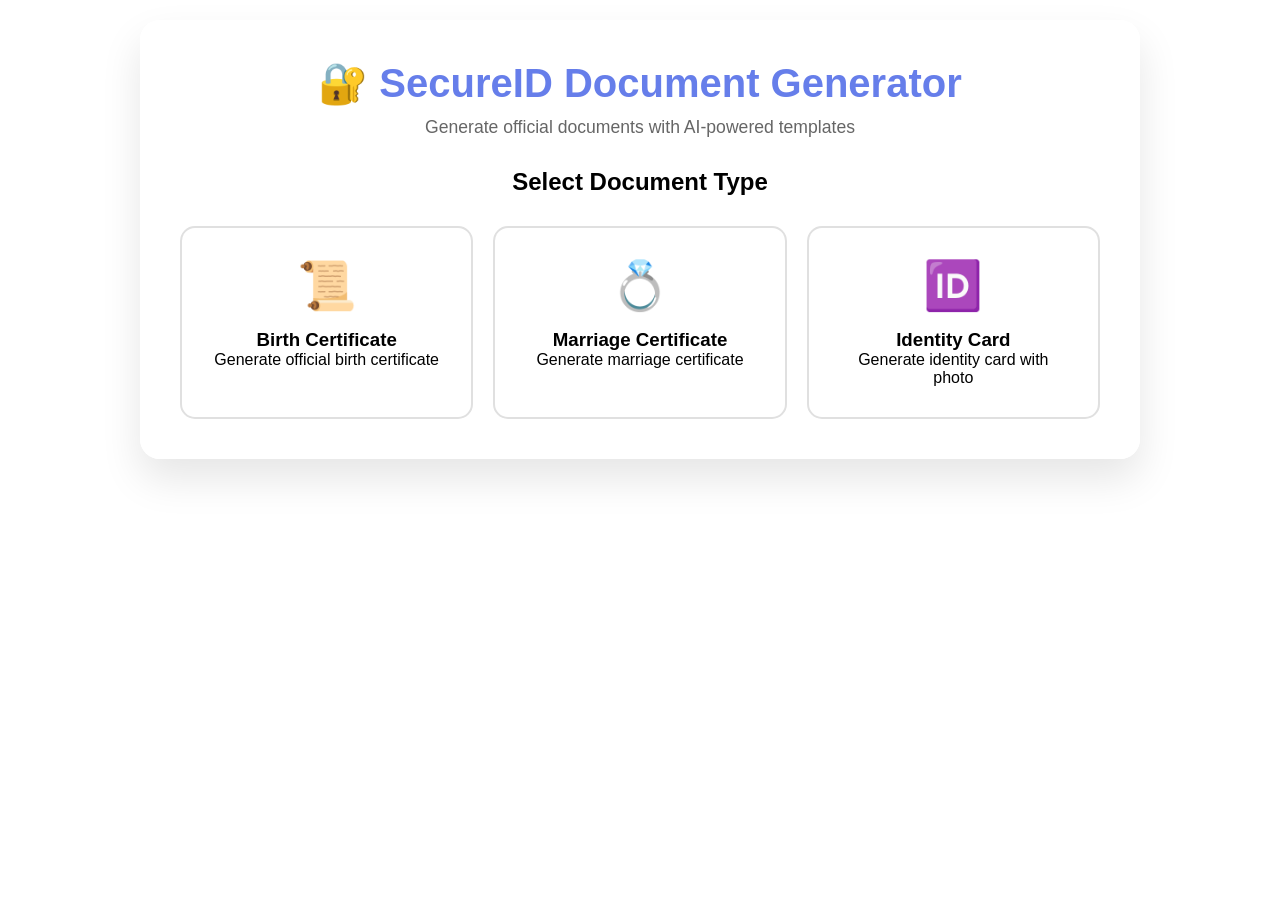
<file: templates/document-generator.html>
<!DOCTYPE html>
<html lang="en">
<head>
    <meta charset="UTF-8">
    <meta name="viewport" content="width=device-width, initial-scale=1.0">
    <title>Document Generator - SecureID</title>
    <style>
        * {
            margin: 0;
            padding: 0;
            box-sizing: border-box;
        }

        body {
            font-family: 'Segoe UI', Tahoma, Geneva, Verdana, sans-serif;
            background: linear-gradient(135deg, #ffffffff 0%, #ffffffff 100%);
            min-height: 100vh;
            padding: 20px;
        }

        .container {
            background: rgba(255, 255, 255, 0.95);
            border-radius: 20px;
            padding: 40px;
            box-shadow: 0 20px 40px rgba(0, 0, 0, 0.1);
            backdrop-filter: blur(10px);
            max-width: 1000px;
            margin: 0 auto;
        }

        .header {
            text-align: center;
            margin-bottom: 30px;
        }

        .header h1 {
            color: #667eea;
            font-size: 2.5em;
            margin-bottom: 10px;
        }

        .header p {
            color: #666;
            font-size: 1.1em;
        }

        /* Document Generation Section */
        .document-generator {
            display: none;
        }

        .document-generator.active {
            display: block;
        }

        .generator-header {
            display: flex;
            justify-content: space-between;
            align-items: center;
            margin-bottom: 30px;
            padding-bottom: 20px;
            border-bottom: 2px solid #e0e0e0;
        }

        .generator-title {
            font-size: 1.8em;
            color: #333;
            display: flex;
            align-items: center;
            gap: 10px;
        }

        .form-grid {
            display: grid;
            grid-template-columns: 1fr 1fr;
            gap: 20px;
            margin-bottom: 30px;
        }

        .form-group {
            margin-bottom: 20px;
        }

        .form-group.full-width {
            grid-column: 1 / -1;
        }

        .form-group label {
            display: block;
            margin-bottom: 8px;
            font-weight: 600;
            color: #333;
        }

        .form-group input,
        .form-group select,
        .form-group textarea {
            width: 100%;
            padding: 12px;
            border: 2px solid #e0e0e0;
            border-radius: 8px;
            font-size: 16px;
            transition: border-color 0.3s;
        }

        .form-group input:focus,
        .form-group select:focus,
        .form-group textarea:focus {
            outline: none;
            border-color: #667eea;
            box-shadow: 0 0 0 3px rgba(102, 126, 234, 0.1);
        }

        .btn {
            padding: 12px 24px;
            border: none;
            border-radius: 8px;
            font-size: 16px;
            font-weight: 600;
            cursor: pointer;
            transition: all 0.3s;
            margin: 5px;
        }

        .btn-primary {
            background: linear-gradient(45deg, #667eea, #764ba2);
            color: white;
            box-shadow: 0 5px 15px rgba(102, 126, 234, 0.3);
        }

        .btn-primary:hover {
            transform: translateY(-2px);
            box-shadow: 0 10px 25px rgba(102, 126, 234, 0.4);
        }

        .btn-secondary {
            background: #6c757d;
            color: white;
        }

        .btn-secondary:hover {
            background: #5a6268;
        }

        .btn-success {
            background: #28a745;
            color: white;
        }

        .btn-success:hover {
            background: #218838;
        }

        /* Document Preview */
        .document-preview {
            background: white;
            border: 2px solid #e0e0e0;
            border-radius: 12px;
            padding: 40px;
            margin: 20px 0;
            box-shadow: 0 10px 30px rgba(0, 0, 0, 0.1);
            min-height: 600px;
            position: relative;
        }

        .document-preview.birth-certificate {
            background: linear-gradient(135deg, #f8f9ff 0%, #e6f2ff 100%);
            border: 3px solid #4a90e2;
        }

        .document-preview.marriage-certificate {
            background: linear-gradient(135deg, #fff8f0 0%, #ffe6e6 100%);
            border: 3px solid #d4af37;
        }

        .document-preview.identity-card {
            background: linear-gradient(135deg, #f0f8f0 0%, #e6ffe6 100%);
            border: 3px solid #28a745;
            max-width: 400px;
            min-height: 250px;
            margin: 20px auto;
        }

        .document-header {
            text-align: center;
            margin-bottom: 30px;
            padding-bottom: 20px;
            border-bottom: 2px solid currentColor;
        }

        .document-title {
            font-size: 2.5em;
            font-weight: bold;
            margin-bottom: 10px;
            text-transform: uppercase;
            letter-spacing: 2px;
        }

        .document-subtitle {
            font-size: 1.2em;
            opacity: 0.8;
        }

        .document-content {
            display: grid;
            grid-template-columns: 1fr 1fr;
            gap: 20px;
            margin-bottom: 30px;
        }

        .content-field {
            display: flex;
            align-items: center;
            margin-bottom: 15px;
            padding: 8px 0;
            border-bottom: 1px solid rgba(0,0,0,0.1);
        }

        .field-label {
            font-weight: bold;
            min-width: 120px;
            margin-right: 10px;
        }

        .field-value {
            font-family: 'Courier New', monospace;
            background: rgba(255,255,255,0.8);
            padding: 4px 8px;
            border-radius: 4px;
            flex: 1;
        }

        /* Identity Card Specific Styles */
        .id-card-layout {
            display: grid;
            grid-template-columns: 100px 1fr;
            gap: 20px;
            align-items: start;
        }

        .id-photo {
            width: 100px;
            height: 120px;
            background: #f0f0f0;
            border: 2px solid #333;
            border-radius: 4px;
            display: flex;
            align-items: center;
            justify-content: center;
            font-size: 12px;
            text-align: center;
            background-size: cover;
            background-position: center;
        }

        .id-info {
            display: flex;
            flex-direction: column;
            gap: 8px;
        }

        .id-field {
            display: flex;
            justify-content: space-between;
            padding: 4px 0;
            border-bottom: 1px solid rgba(0,0,0,0.2);
        }

        .document-footer {
            text-align: center;
            margin-top: 40px;
            padding-top: 20px;
            border-top: 2px solid currentColor;
            font-size: 14px;
            opacity: 0.7;
        }

        .official-seal {
            position: absolute;
            bottom: 20px;
            right: 20px;
            width: 80px;
            height: 80px;
            border: 3px solid currentColor;
            border-radius: 50%;
            display: flex;
            align-items: center;
            justify-content: center;
            font-weight: bold;
            font-size: 12px;
            text-align: center;
            opacity: 0.6;
        }

        .hidden {
            display: none;
        }

        @media (max-width: 768px) {
            .form-grid {
                grid-template-columns: 1fr;
            }
            
            .document-content {
                grid-template-columns: 1fr;
            }
            
            .generator-header {
                flex-direction: column;
                gap: 15px;
                text-align: center;
            }
        }
    </style>
</head>
<body>
    <div class="container">
        <div class="header">
            <h1>🔐 SecureID Document Generator</h1>
            <p>Generate official documents with AI-powered templates</p>
        </div>

        <!-- Document Type Selection -->
        <div id="document-selection" class="document-generator active">
            <h2 style="text-align: center; margin-bottom: 30px;">Select Document Type</h2>
            <div style="display: grid; grid-template-columns: repeat(auto-fit, minmax(250px, 1fr)); gap: 20px;">
                <div class="service-card" onclick="selectDocumentType('birth')" style="background: white; padding: 30px; border-radius: 15px; text-align: center; cursor: pointer; border: 2px solid #e0e0e0; transition: all 0.3s;">
                    <div style="font-size: 3em; margin-bottom: 15px;">📜</div>
                    <h3>Birth Certificate</h3>
                    <p>Generate official birth certificate</p>
                </div>
                <div class="service-card" onclick="selectDocumentType('marriage')" style="background: white; padding: 30px; border-radius: 15px; text-align: center; cursor: pointer; border: 2px solid #e0e0e0; transition: all 0.3s;">
                    <div style="font-size: 3em; margin-bottom: 15px;">💍</div>
                    <h3>Marriage Certificate</h3>
                    <p>Generate marriage certificate</p>
                </div>
                <div class="service-card" onclick="selectDocumentType('identity')" style="background: white; padding: 30px; border-radius: 15px; text-align: center; cursor: pointer; border: 2px solid #e0e0e0; transition: all 0.3s;">
                    <div style="font-size: 3em; margin-bottom: 15px;">🆔</div>
                    <h3>Identity Card</h3>
                    <p>Generate identity card with photo</p>
                </div>
            </div>
        </div>

        <!-- Birth Certificate Generator -->
        <div id="birth-generator" class="document-generator">
            <div class="generator-header">
                <div class="generator-title">
                    📜 Birth Certificate Generator
                </div>
                <button class="btn btn-secondary" onclick="showDocumentSelection()">← Back</button>
            </div>

            <div class="form-grid">
                <div class="form-group">
                    <label for="birth-first-name">First Name</label>
                    <input type="text" id="birth-first-name" placeholder="Enter first name">
                </div>
                <div class="form-group">
                    <label for="birth-last-name">Last Name</label>
                    <input type="text" id="birth-last-name" placeholder="Enter last name">
                </div>
                <div class="form-group">
                    <label for="birth-date">Date of Birth</label>
                    <input type="date" id="birth-date">
                </div>
                <div class="form-group">
                    <label for="birth-place">Place of Birth</label>
                    <input type="text" id="birth-place" placeholder="City, State">
                </div>
                <div class="form-group">
                    <label for="birth-father">Father's Name</label>
                    <input type="text" id="birth-father" placeholder="Father's full name">
                </div>
                <div class="form-group">
                    <label for="birth-mother">Mother's Name</label>
                    <input type="text" id="birth-mother" placeholder="Mother's full name">
                </div>
                <div class="form-group">
                    <label for="birth-gender">Gender</label>
                    <select id="birth-gender">
                        <option value="">Select gender</option>
                        <option value="Male">Male</option>
                        <option value="Female">Female</option>
                        <option value="Other">Other</option>
                    </select>
                </div>
                <div class="form-group">
                    <label for="birth-registration">Registration Number</label>
                    <input type="text" id="birth-registration" placeholder="Auto-generated" readonly>
                </div>
            </div>

            <div style="text-align: center; margin: 20px 0;">
                <button class="btn btn-primary" onclick="generateBirthCertificate()">Generate Preview</button>
                <button class="btn btn-secondary" onclick="clearBirthForm()">Clear Form</button>
            </div>

            <div id="birth-preview" class="hidden">
                <div class="document-preview birth-certificate">
                    <div class="document-header">
                        <div class="document-title" style="color: #4a90e2;">Certificate of Birth</div>
                        <div class="document-subtitle">Official Government Document</div>
                    </div>
                    <div class="document-content" id="birth-content"></div>
                    <div class="document-footer">
                        This document is generated by SecureID Biometric System<br>
                        Issued: <span id="birth-issue-date"></span>
                    </div>
                    <div class="official-seal" style="color: #4a90e2;">
                        OFFICIAL<br>SEAL
                    </div>
                </div>
                <div style="text-align: center; margin: 20px 0;">
                    <button class="btn btn-success" onclick="downloadDocument('birth')">📄 Download PDF</button>
                    <button class="btn btn-primary" onclick="generateBirthCertificate()">🔄 Update Preview</button>
                </div>
            </div>
        </div>

        <!-- Marriage Certificate Generator -->
        <div id="marriage-generator" class="document-generator">
            <div class="generator-header">
                <div class="generator-title">
                    💍 Marriage Certificate Generator
                </div>
                <button class="btn btn-secondary" onclick="showDocumentSelection()">← Back</button>
            </div>

            <div class="form-grid">
                <div class="form-group">
                    <label for="spouse1-first">Spouse 1 - First Name</label>
                    <input type="text" id="spouse1-first" placeholder="First name">
                </div>
                <div class="form-group">
                    <label for="spouse1-last">Spouse 1 - Last Name</label>
                    <input type="text" id="spouse1-last" placeholder="Last name">
                </div>
                <div class="form-group">
                    <label for="spouse2-first">Spouse 2 - First Name</label>
                    <input type="text" id="spouse2-first" placeholder="First name">
                </div>
                <div class="form-group">
                    <label for="spouse2-last">Spouse 2 - Last Name</label>
                    <input type="text" id="spouse2-last" placeholder="Last name">
                </div>
                <div class="form-group">
                    <label for="marriage-date">Marriage Date</label>
                    <input type="date" id="marriage-date">
                </div>
                <div class="form-group">
                    <label for="marriage-place">Place of Marriage</label>
                    <input type="text" id="marriage-place" placeholder="City, State">
                </div>
                <div class="form-group">
                    <label for="officiant">Officiant Name</label>
                    <input type="text" id="officiant" placeholder="Person who performed ceremony">
                </div>
                <div class="form-group">
                    <label for="marriage-registration">Registration Number</label>
                    <input type="text" id="marriage-registration" placeholder="Auto-generated" readonly>
                </div>
                <div class="form-group">
                    <label for="witness1">Witness 1 Name</label>
                    <input type="text" id="witness1" placeholder="First witness">
                </div>
                <div class="form-group">
                    <label for="witness2">Witness 2 Name</label>
                    <input type="text" id="witness2" placeholder="Second witness">
                </div>
            </div>

            <div style="text-align: center; margin: 20px 0;">
                <button class="btn btn-primary" onclick="generateMarriageCertificate()">Generate Preview</button>
                <button class="btn btn-secondary" onclick="clearMarriageForm()">Clear Form</button>
            </div>

            <div id="marriage-preview" class="hidden">
                <div class="document-preview marriage-certificate">
                    <div class="document-header">
                        <div class="document-title" style="color: #d4af37;">Certificate of Marriage</div>
                        <div class="document-subtitle">Official Government Document</div>
                    </div>
                    <div class="document-content" id="marriage-content"></div>
                    <div class="document-footer">
                        This document is generated by SecureID Biometric System<br>
                        Issued: <span id="marriage-issue-date"></span>
                    </div>
                    <div class="official-seal" style="color: #d4af37;">
                        OFFICIAL<br>SEAL
                    </div>
                </div>
                <div style="text-align: center; margin: 20px 0;">
                    <button class="btn btn-success" onclick="downloadDocument('marriage')">📄 Download PDF</button>
                    <button class="btn btn-primary" onclick="generateMarriageCertificate()">🔄 Update Preview</button>
                </div>
            </div>
        </div>

        <!-- Identity Card Generator -->
        <div id="identity-generator" class="document-generator">
            <div class="generator-header">
                <div class="generator-title">
                    🆔 Identity Card Generator
                </div>
                <button class="btn btn-secondary" onclick="showDocumentSelection()">← Back</button>
            </div>

            <div class="form-grid">
                <div class="form-group">
                    <label for="id-first-name">First Name</label>
                    <input type="text" id="id-first-name" placeholder="Enter first name">
                </div>
                <div class="form-group">
                    <label for="id-last-name">Last Name</label>
                    <input type="text" id="id-last-name" placeholder="Enter last name">
                </div>
                <div class="form-group">
                    <label for="id-dob">Date of Birth</label>
                    <input type="date" id="id-dob">
                </div>
                <div class="form-group">
                    <label for="id-address">Address</label>
                    <input type="text" id="id-address" placeholder="Full address">
                </div>
                <div class="form-group">
                    <label for="id-nationality">Nationality</label>
                    <input type="text" id="id-nationality" placeholder="Nationality">
                </div>
                <div class="form-group">
                    <label for="id-number">ID Number</label>
                    <input type="text" id="id-number" placeholder="Auto-generated" readonly>
                </div>
                <div class="form-group full-width">
                    <label>Photo (Will use your registered face)</label>
                    <div style="padding: 15px; background: #f8f9fa; border-radius: 8px; text-align: center; color: #666;">
                        📸 Your registered biometric photo will be used automatically
                    </div>
                </div>
            </div>

            <div style="text-align: center; margin: 20px 0;">
                <button class="btn btn-primary" onclick="generateIdentityCard()">Generate Preview</button>
                <button class="btn btn-secondary" onclick="clearIdentityForm()">Clear Form</button>
            </div>

            <div id="identity-preview" class="hidden">
                <div class="document-preview identity-card">
                    <div class="document-header">
                        <div class="document-title" style="color: #28a745; font-size: 1.5em;">IDENTITY CARD</div>
                        <div class="document-subtitle" style="font-size: 0.9em;">Government Issued ID</div>
                    </div>
                    <div class="id-card-layout" id="identity-content">
                        <div class="id-photo" id="id-photo-preview">
                            📸<br>PHOTO
                        </div>
                        <div class="id-info" id="id-info-content"></div>
                    </div>
                    <div class="document-footer" style="margin-top: 20px; font-size: 10px;">
                        SecureID Biometric System | Issued: <span id="identity-issue-date"></span>
                    </div>
                </div>
                <div style="text-align: center; margin: 20px 0;">
                    <button class="btn btn-success" onclick="downloadDocument('identity')">📄 Download PDF</button>
                    <button class="btn btn-primary" onclick="generateIdentityCard()">🔄 Update Preview</button>
                </div>
            </div>
        </div>
    </div>

    <script>
        // Global variables
        let currentDocumentType = null;
        let userPhoto = null; // Will be populated from the main app

        // Navigation functions
        function showDocumentSelection() {
            document.querySelectorAll('.document-generator').forEach(gen => {
                gen.classList.remove('active');
            });
            document.getElementById('document-selection').classList.add('active');
            currentDocumentType = null;
        }

        // Load user photo when document selection is made
function selectDocumentType(type) {
    document.querySelectorAll('.document-generator').forEach(gen => {
        gen.classList.remove('active');
    });
    currentDocumentType = type;
    
    const generatorMap = {
        'birth': 'birth-generator',
        'marriage': 'marriage-generator',
        'identity': 'identity-generator'
    };
    
    document.getElementById(generatorMap[type]).classList.add('active');
    
    // Auto-generate registration numbers
    if (type === 'birth') {
        document.getElementById('birth-registration').value = generateRegistrationNumber();
    } else if (type === 'marriage') {
        document.getElementById('marriage-registration').value = generateRegistrationNumber();
    } else if (type === 'identity') {
        document.getElementById('id-number').value = generateIDNumber();
        // Load user photo for identity card
        loadUserPhoto();
    }
}

        // Utility functions
        function generateRegistrationNumber() {
            const year = new Date().getFullYear();
            const random = Math.floor(Math.random() * 10000).toString().padStart(4, '0');
            return `${year}-${random}`;
        }

        function generateIDNumber() {
            const random = Math.floor(Math.random() * 100000000).toString().padStart(8, '0');
            return `ID${random}`;
        }

        function getCurrentDate() {
            return new Date().toLocaleDateString('en-US', {
                year: 'numeric',
                month: 'long',
                day: 'numeric'
            });
        }

        // Birth Certificate Functions
        function generateBirthCertificate() {
            const data = {
                firstName: document.getElementById('birth-first-name').value,
                lastName: document.getElementById('birth-last-name').value,
                birthDate: document.getElementById('birth-date').value,
                birthPlace: document.getElementById('birth-place').value,
                father: document.getElementById('birth-father').value,
                mother: document.getElementById('birth-mother').value,
                gender: document.getElementById('birth-gender').value,
                registration: document.getElementById('birth-registration').value
            };

            if (!data.firstName || !data.lastName || !data.birthDate) {
                alert('Please fill in all required fields (Name and Birth Date)');
                return;
            }

            const content = document.getElementById('birth-content');
            content.innerHTML = `
                <div class="content-field">
                    <span class="field-label">Full Name:</span>
                    <span class="field-value">${data.firstName} ${data.lastName}</span>
                </div>
                <div class="content-field">
                    <span class="field-label">Date of Birth:</span>
                    <span class="field-value">${new Date(data.birthDate).toLocaleDateString()}</span>
                </div>
                <div class="content-field">
                    <span class="field-label">Place of Birth:</span>
                    <span class="field-value">${data.birthPlace}</span>
                </div>
                <div class="content-field">
                    <span class="field-label">Gender:</span>
                    <span class="field-value">${data.gender}</span>
                </div>
                <div class="content-field">
                    <span class="field-label">Father's Name:</span>
                    <span class="field-value">${data.father}</span>
                </div>
                <div class="content-field">
                    <span class="field-label">Mother's Name:</span>
                    <span class="field-value">${data.mother}</span>
                </div>
                <div class="content-field">
                    <span class="field-label">Registration No:</span>
                    <span class="field-value">${data.registration}</span>
                </div>
                <div class="content-field">
                    <span class="field-label">Issue Date:</span>
                    <span class="field-value">${getCurrentDate()}</span>
                </div>
            `;

            document.getElementById('birth-issue-date').textContent = getCurrentDate();
            document.getElementById('birth-preview').classList.remove('hidden');
        }

        function clearBirthForm() {
            document.querySelectorAll('#birth-generator input, #birth-generator select').forEach(input => {
                if (!input.readOnly) input.value = '';
            });
            document.getElementById('birth-registration').value = generateRegistrationNumber();
            document.getElementById('birth-preview').classList.add('hidden');
        }

        // Marriage Certificate Functions
        function generateMarriageCertificate() {
            const data = {
                spouse1First: document.getElementById('spouse1-first').value,
                spouse1Last: document.getElementById('spouse1-last').value,
                spouse2First: document.getElementById('spouse2-first').value,
                spouse2Last: document.getElementById('spouse2-last').value,
                marriageDate: document.getElementById('marriage-date').value,
                marriagePlace: document.getElementById('marriage-place').value,
                officiant: document.getElementById('officiant').value,
                registration: document.getElementById('marriage-registration').value,
                witness1: document.getElementById('witness1').value,
                witness2: document.getElementById('witness2').value
            };

            if (!data.spouse1First || !data.spouse2First || !data.marriageDate) {
                alert('Please fill in all required fields (Both spouse names and marriage date)');
                return;
            }

            const content = document.getElementById('marriage-content');
            content.innerHTML = `
                <div class="content-field">
                    <span class="field-label">Spouse 1:</span>
                    <span class="field-value">${data.spouse1First} ${data.spouse1Last}</span>
                </div>
                <div class="content-field">
                    <span class="field-label">Spouse 2:</span>
                    <span class="field-value">${data.spouse2First} ${data.spouse2Last}</span>
                </div>
                <div class="content-field">
                    <span class="field-label">Marriage Date:</span>
                    <span class="field-value">${new Date(data.marriageDate).toLocaleDateString()}</span>
                </div>
                <div class="content-field">
                    <span class="field-label">Place of Marriage:</span>
                    <span class="field-value">${data.marriagePlace}</span>
                </div>
                <div class="content-field">
                    <span class="field-label">Officiant:</span>
                    <span class="field-value">${data.officiant}</span>
                </div>
                <div class="content-field">
                    <span class="field-label">Registration No:</span>
                    <span class="field-value">${data.registration}</span>
                </div>
                <div class="content-field">
                    <span class="field-label">Witness 1:</span>
                    <span class="field-value">${data.witness1}</span>
                </div>
                <div class="content-field">
                    <span class="field-label">Witness 2:</span>
                    <span class="field-value">${data.witness2}</span>
                </div>
            `;

            document.getElementById('marriage-issue-date').textContent = getCurrentDate();
            document.getElementById('marriage-preview').classList.remove('hidden');
        }

        function clearMarriageForm() {
            document.querySelectorAll('#marriage-generator input').forEach(input => {
                if (!input.readOnly) input.value = '';
            });
            document.getElementById('marriage-registration').value = generateRegistrationNumber();
            document.getElementById('marriage-preview').classList.add('hidden');
        }

        // Enhanced identity card generation with photo
function generateIdentityCard() {
    const data = {
        firstName: document.getElementById('id-first-name').value,
        lastName: document.getElementById('id-last-name').value,
        dob: document.getElementById('id-dob').value,
        address: document.getElementById('id-address').value,
        nationality: document.getElementById('id-nationality').value,
        idNumber: document.getElementById('id-number').value
    };

    if (!data.firstName || !data.lastName || !data.dob) {
        alert('Please fill in all required fields (Name and Date of Birth)');
        return;
    }

    const infoContent = document.getElementById('id-info-content');
    infoContent.innerHTML = `
        <div class="id-field">
            <span style="font-weight: bold;">NAME:</span>
            <span>${data.firstName} ${data.lastName}</span>
        </div>
        <div class="id-field">
            <span style="font-weight: bold;">DOB:</span>
            <span>${new Date(data.dob).toLocaleDateString()}</span>
        </div>
        <div class="id-field">
            <span style="font-weight: bold;">ID:</span>
            <span>${data.idNumber}</span>
        </div>
        <div class="id-field">
            <span style="font-weight: bold;">NATIONALITY:</span>
            <span>${data.nationality}</span>
        </div>
        <div class="id-field" style="font-size: 10px;">
            <span style="font-weight: bold;">ADDRESS:</span>
            <span>${data.address}</span>
        </div>
    `;

    // Display photo in preview
    const photoPreview = document.getElementById('id-photo-preview');
    if (userPhoto) {
        photoPreview.style.backgroundImage = `url(${userPhoto})`;
        photoPreview.style.backgroundSize = 'cover';
        photoPreview.style.backgroundPosition = 'center';
        photoPreview.innerHTML = '';
    } else {
        photoPreview.style.backgroundImage = 'none';
        photoPreview.innerHTML = '📸<br>PHOTO';
        // Try to load photo if not already loaded
        loadUserPhoto();
    }

    document.getElementById('identity-issue-date').textContent = getCurrentDate();
    document.getElementById('identity-preview').classList.remove('hidden');
}

// Initialize photo loading on page load
document.addEventListener('DOMContentLoaded', function() {
    // Existing code...
    
    // Load user photo if we're starting with identity card
    if (currentDocumentType === 'identity') {
        loadUserPhoto();
    }
});

        function clearIdentityForm() {
            document.querySelectorAll('#identity-generator input').forEach(input => {
                if (!input.readOnly) input.value = '';
            });
            document.getElementById('id-number').value = generateIDNumber();
            document.getElementById('identity-preview').classList.add('hidden');
        }

        // Add this to your HTML file's JavaScript section

// Enhanced photo loading and integration
async function loadUserPhoto() {
    try {
        const token = localStorage.getItem('authToken');
        if (!token) {
            console.log('No auth token found');
            return;
        }

        const response = await fetch('/api/user/face-photo', {
            method: 'GET',
            headers: {
                'Authorization': `Bearer ${token}`,
                'Content-Type': 'application/json'
            }
        });

        if (response.ok) {
            const data = await response.json();
            if (data.face_photo) {
                userPhoto = data.face_photo;
                console.log('✅ User photo loaded successfully');
                
                // Update any existing ID card preview
                const photoPreview = document.getElementById('id-photo-preview');
                if (photoPreview && userPhoto) {
                    photoPreview.style.backgroundImage = `url(${userPhoto})`;
                    photoPreview.style.backgroundSize = 'cover';
                    photoPreview.style.backgroundPosition = 'center';
                    photoPreview.innerHTML = '';
                }
            } else {
                console.log('No face photo available');
                userPhoto = null;
            }
        } else {
            console.log('Failed to load user photo');
            userPhoto = null;
        }
    } catch (error) {
        console.error('Error loading user photo:', error);
        userPhoto = null;
    }
}

// Enhanced download function that includes photo data
async function downloadDocument(type) {
    try {
        const token = localStorage.getItem('authToken');
        if (!token) {
            alert('Please log in to download documents');
            return;
        }

        // Collect form data based on document type
        let formData = {};
        
        if (type === 'identity') {
            formData = {
                firstName: document.getElementById('id-first-name').value,
                lastName: document.getElementById('id-last-name').value,
                dateOfBirth: document.getElementById('id-dob').value,
                address: document.getElementById('id-address').value,
                nationality: document.getElementById('id-nationality').value,
                idNumber: document.getElementById('id-number').value,
                // Include the photo data
                photoData: userPhoto
            };
        } else if (type === 'birth') {
            formData = {
                firstName: document.getElementById('birth-first-name').value,
                lastName: document.getElementById('birth-last-name').value,
                birthDate: document.getElementById('birth-date').value,
                birthPlace: document.getElementById('birth-place').value,
                fatherName: document.getElementById('birth-father').value,
                motherName: document.getElementById('birth-mother').value,
                gender: document.getElementById('birth-gender').value,
                registrationNumber: document.getElementById('birth-registration').value
            };
        } else if (type === 'marriage') {
            formData = {
                spouse1Name: `${document.getElementById('spouse1-first').value} ${document.getElementById('spouse1-last').value}`,
                spouse2Name: `${document.getElementById('spouse2-first').value} ${document.getElementById('spouse2-last').value}`,
                marriageDate: document.getElementById('marriage-date').value,
                marriagePlace: document.getElementById('marriage-place').value,
                officiant: document.getElementById('officiant').value,
                witnesses: `${document.getElementById('witness1').value}, ${document.getElementById('witness2').value}`,
                registrationNumber: document.getElementById('marriage-registration').value
            };
        }

        // Show loading state
        const downloadButton = event.target;
        const originalText = downloadButton.textContent;
        downloadButton.textContent = '⏳ Generating...';
        downloadButton.disabled = true;

        // Send request to backend
        const response = await fetch('/api/generate-document', {
            method: 'POST',
            headers: {
                'Authorization': `Bearer ${token}`,
                'Content-Type': 'application/json'
            },
            body: JSON.stringify({
                document_type: type === 'identity' ? 'identity-card' : 
                              type === 'birth' ? 'birth-certificate' : 'marriage-certificate',
                form_data: formData
            })
        });

        if (response.ok) {
            const result = await response.json();
            
            // Create download link
            const pdfBlob = new Blob([Uint8Array.from(atob(result.pdf_data), c => c.charCodeAt(0))], {
                type: 'application/pdf'
            });
            
            const downloadUrl = URL.createObjectURL(pdfBlob);
            const link = document.createElement('a');
            link.href = downloadUrl;
            link.download = result.filename;
            document.body.appendChild(link);
            link.click();
            document.body.removeChild(link);
            URL.revokeObjectURL(downloadUrl);

            alert('Document downloaded successfully!');
        } else {
            const error = await response.json();
            alert(`Download failed: ${error.error}`);
        }

    } catch (error) {
        console.error('Download error:', error);
        alert('Download failed. Please try again.');
    } finally {
        // Reset button state
        const downloadButton = event.target;
        downloadButton.textContent = originalText;
        downloadButton.disabled = false;
    }
}


        // Function to set user photo from main app
        function setUserPhoto(photoDataUrl) {
            userPhoto = photoDataUrl;
        }

        // Enhanced service card hover effects
        document.addEventListener('DOMContentLoaded', function() {
            const serviceCards = document.querySelectorAll('.service-card');
            serviceCards.forEach(card => {
                card.addEventListener('mouseenter', function() {
                    this.style.borderColor = '#667eea';
                    this.style.transform = 'translateY(-5px)';
                    this.style.boxShadow = '0 10px 25px rgba(0, 0, 0, 0.15)';
                });
                
                card.addEventListener('mouseleave', function() {
                    this.style.borderColor = '#e0e0e0';
                    this.style.transform = 'translateY(0)';
                    this.style.boxShadow = 'none';
                });
            });

            // Auto-generate registration numbers on page load
            setTimeout(() => {
                const birthReg = document.getElementById('birth-registration');
                const marriageReg = document.getElementById('marriage-registration');
                const idNumber = document.getElementById('id-number');
                
                if (birthReg) birthReg.value = generateRegistrationNumber();
                if (marriageReg) marriageReg.value = generateRegistrationNumber();
                if (idNumber) idNumber.value = generateIDNumber();
            }, 100);
        });

        // Integration functions for main app
        window.documentGenerator = {
            selectDocumentType: selectDocumentType,
            setUserPhoto: setUserPhoto,
            showDocumentSelection: showDocumentSelection
        };
    </script>
</body>
</html>
</file>
